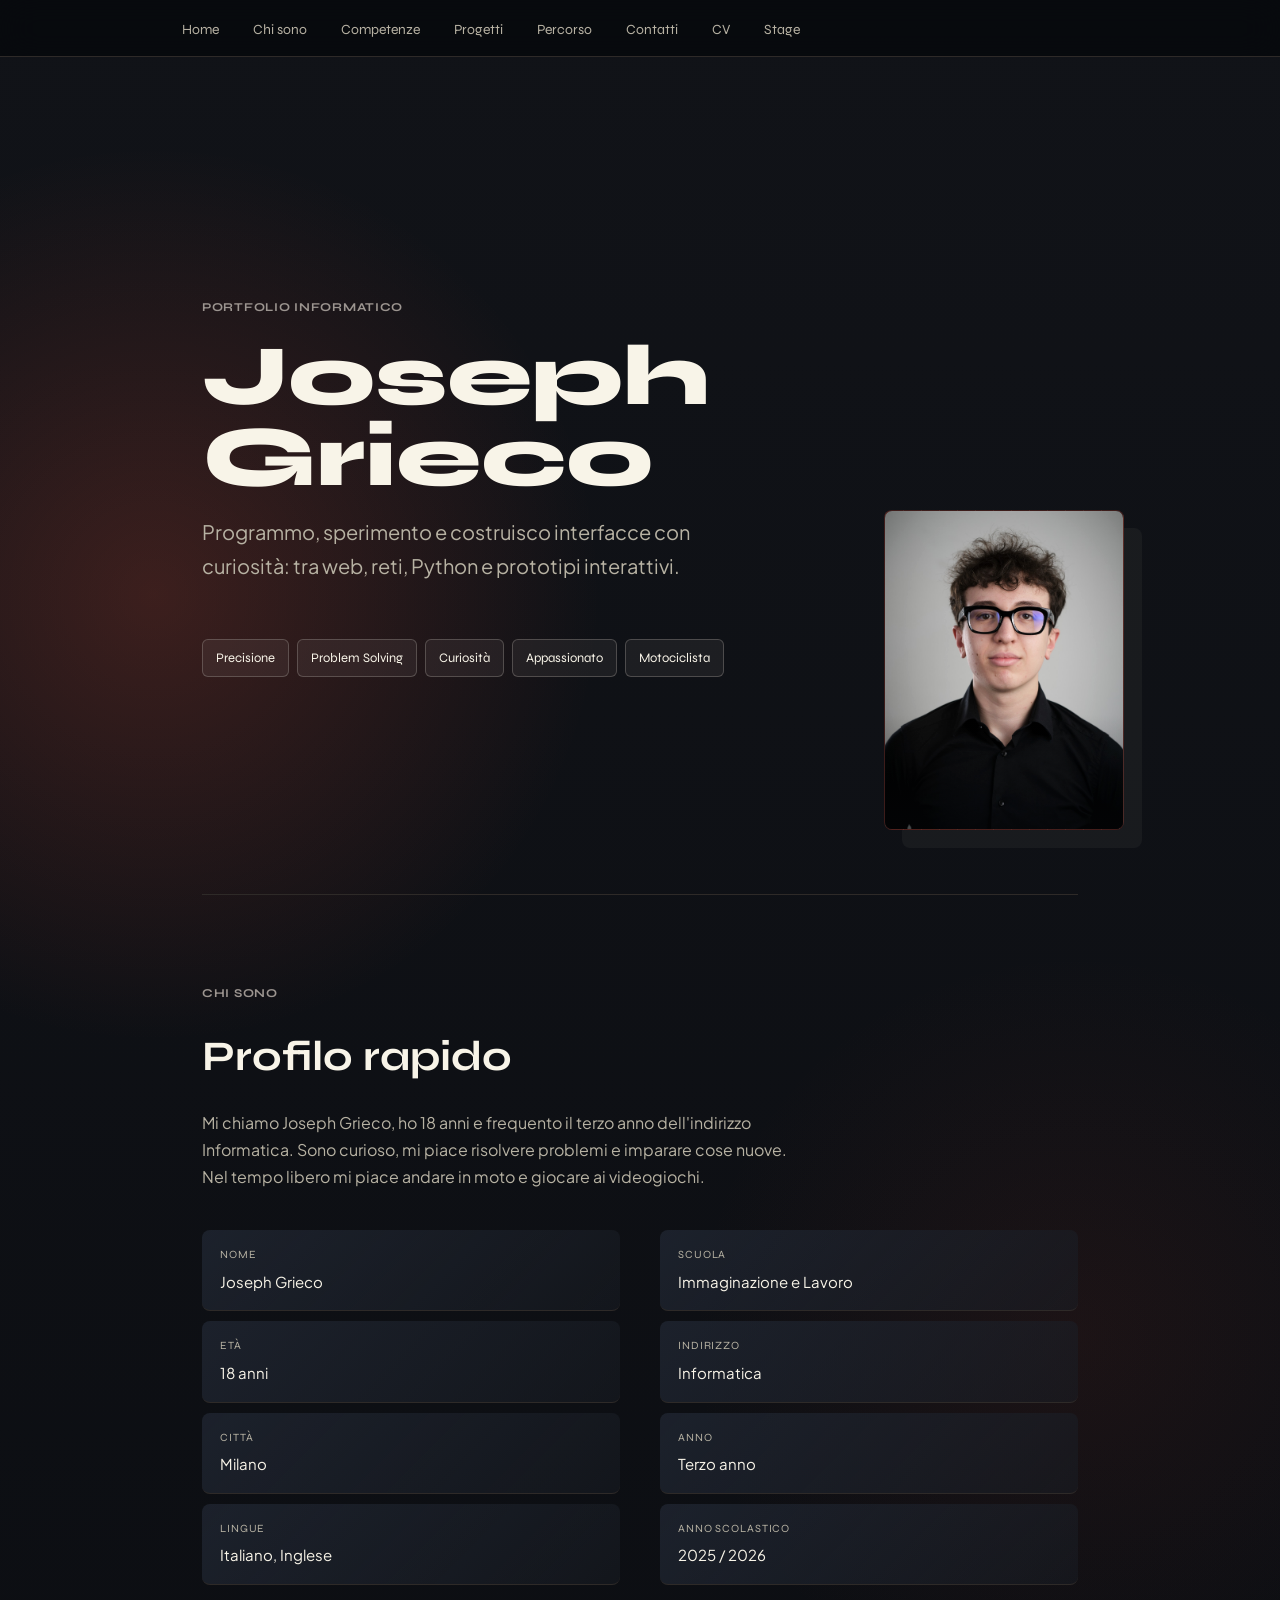
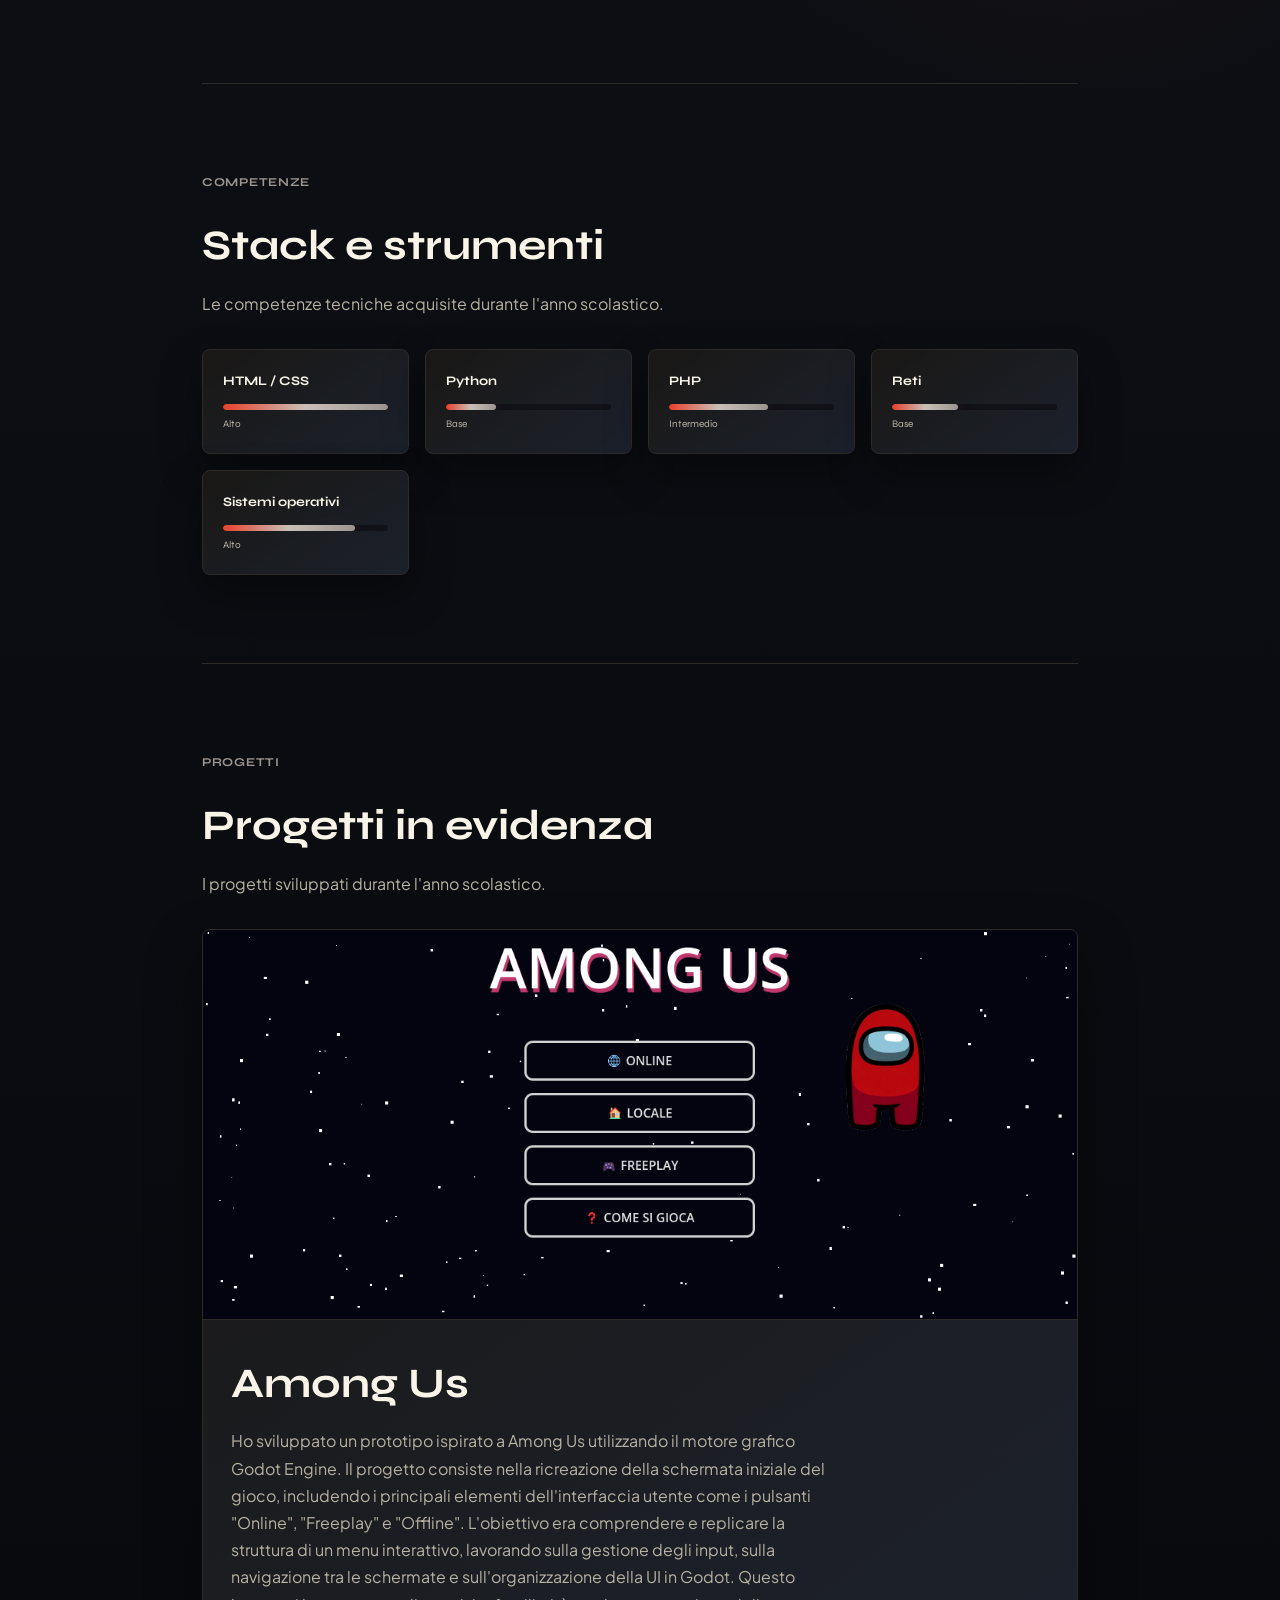
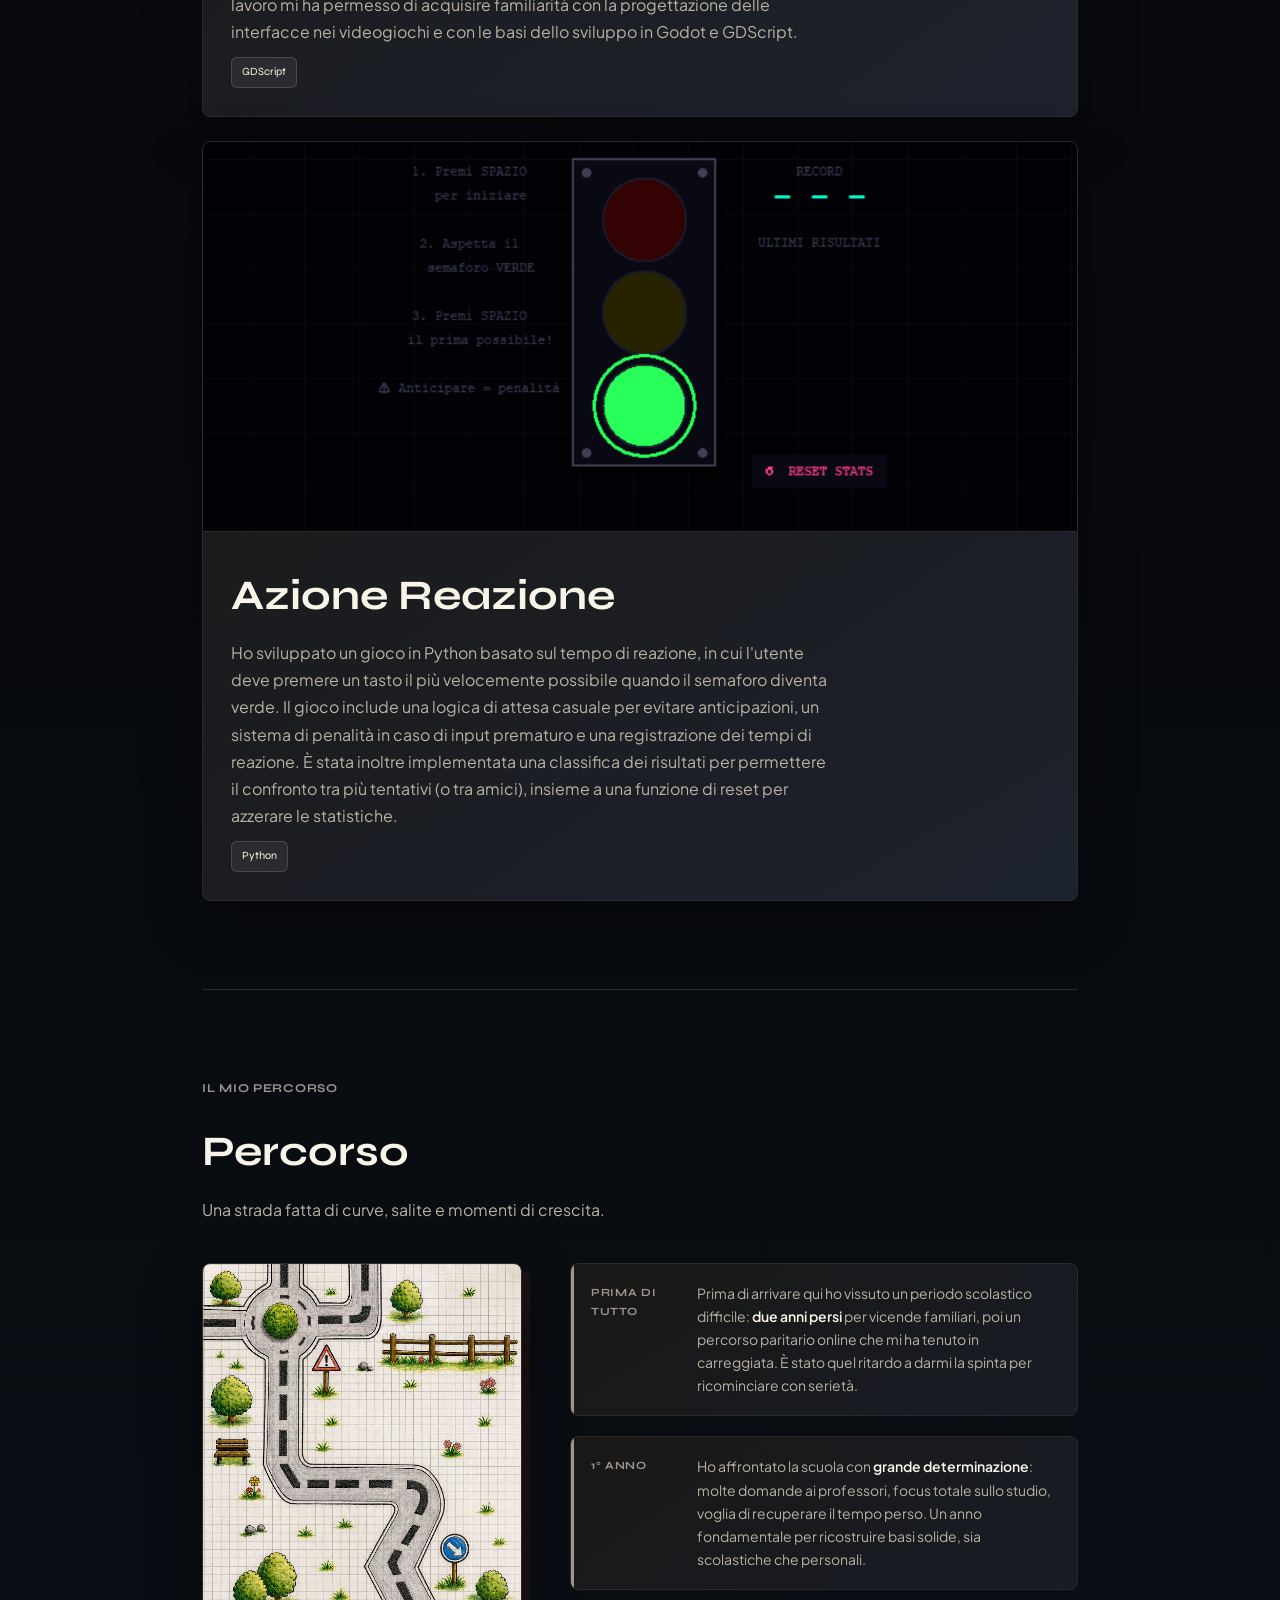
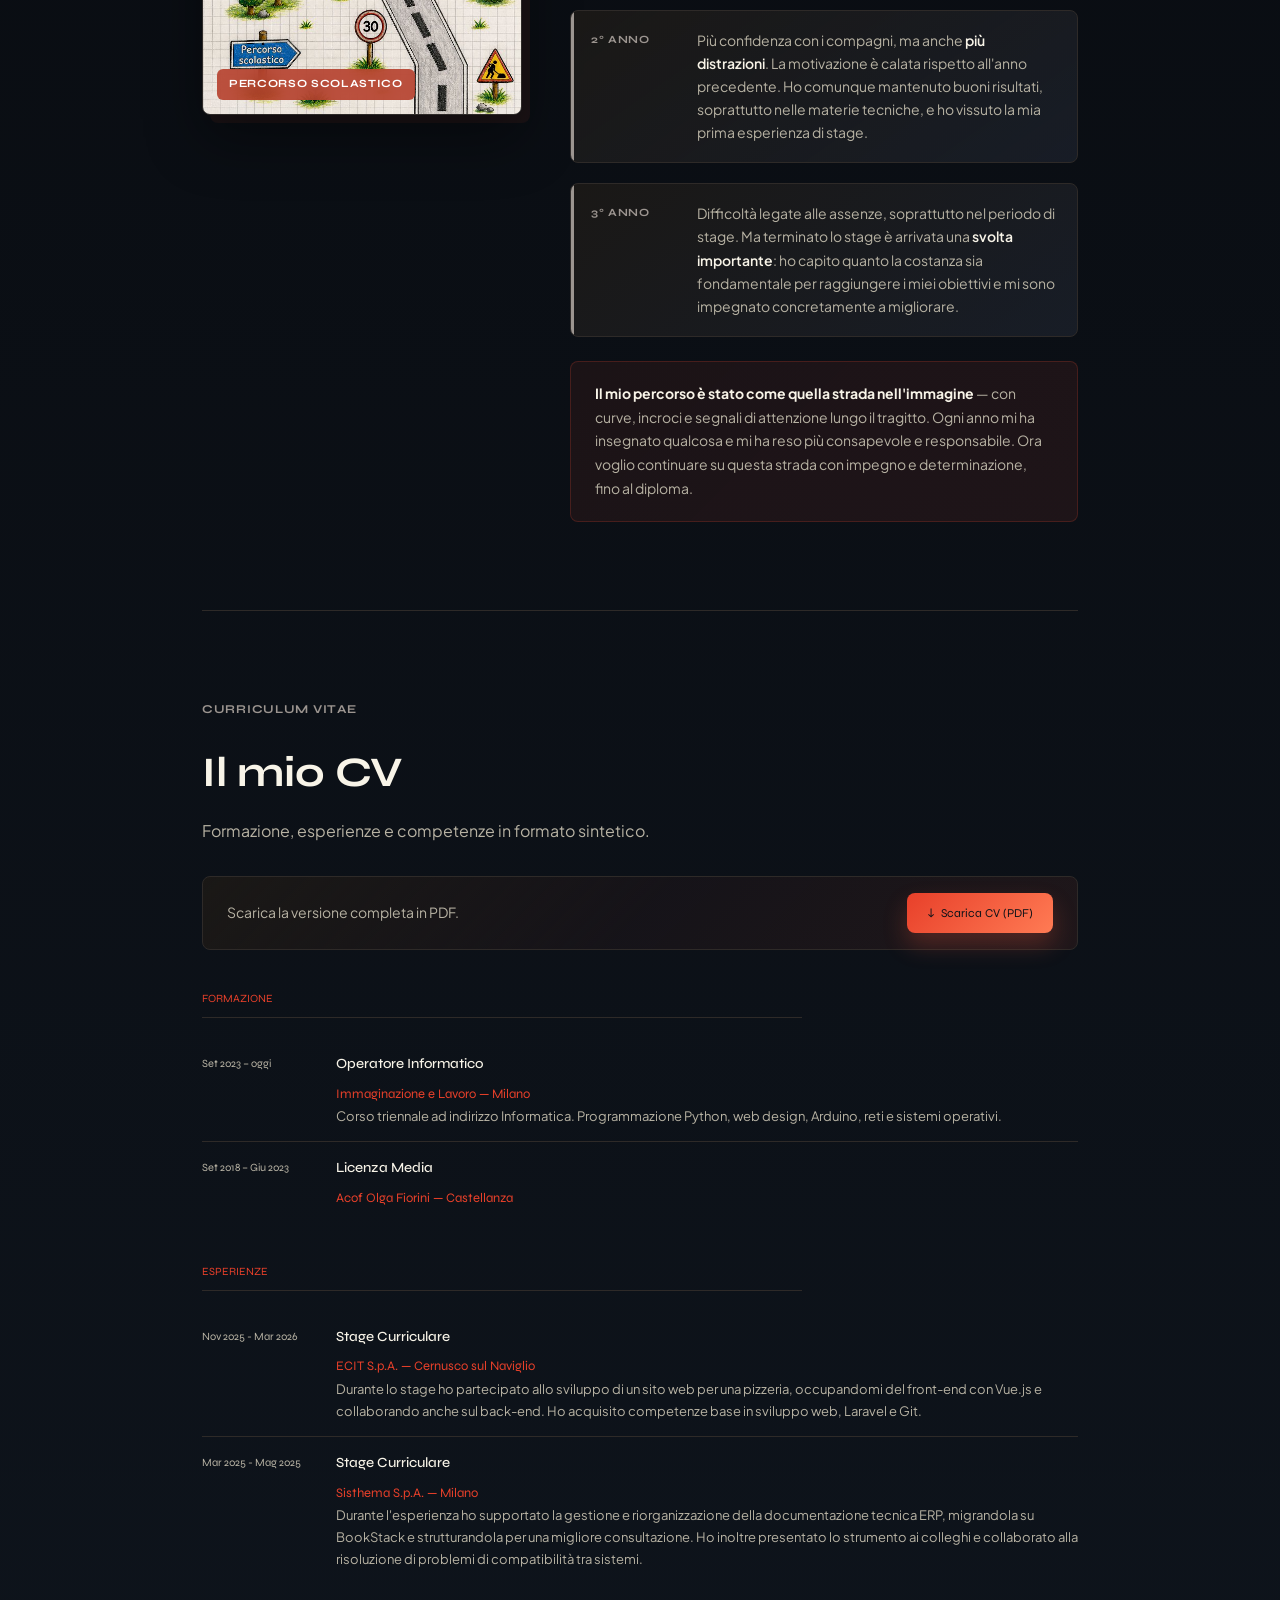
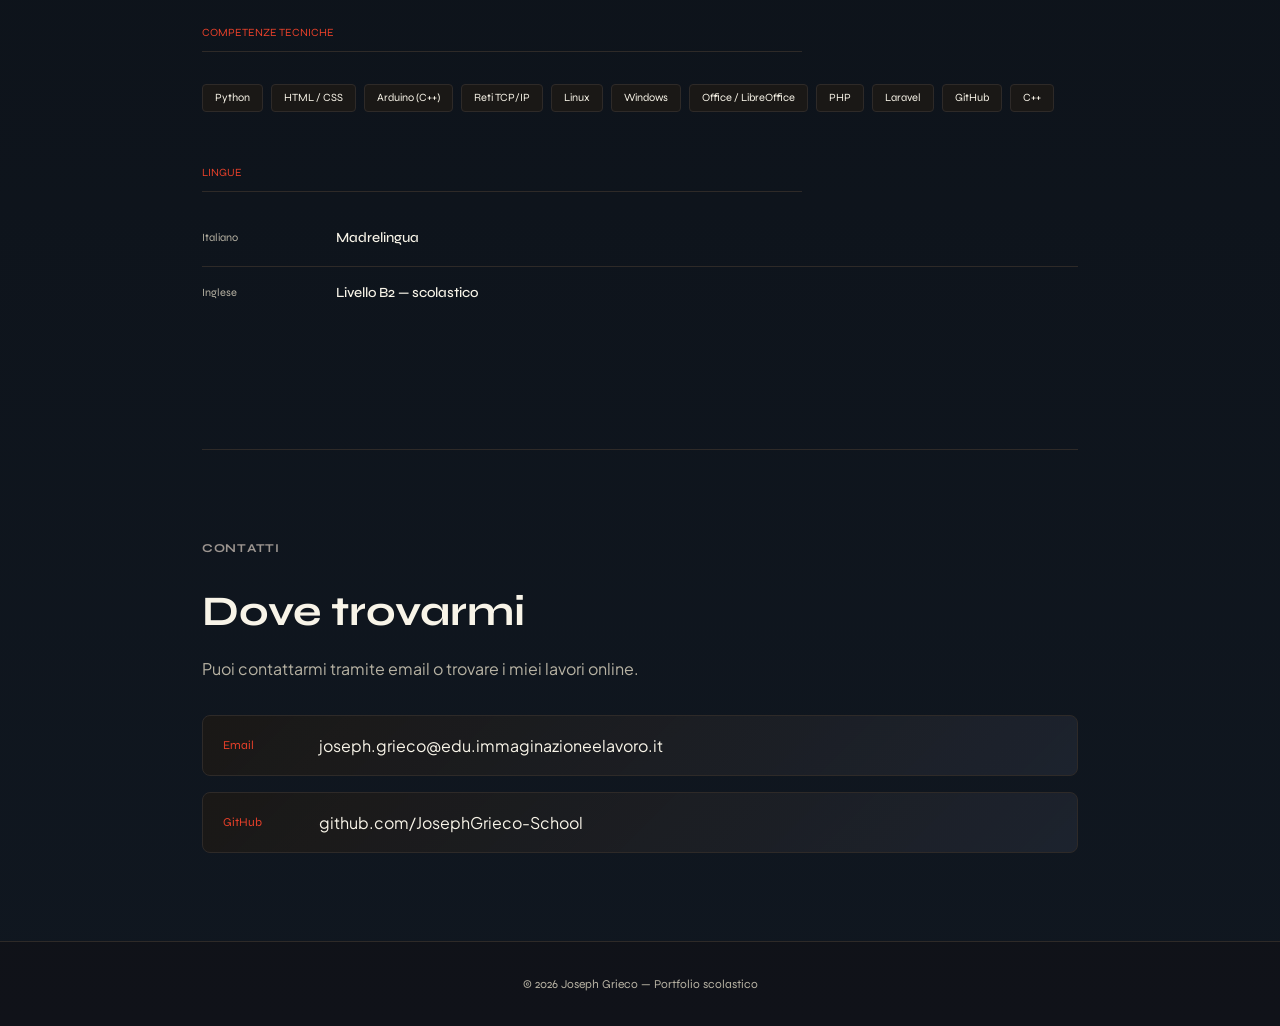
<file: index.html>
<!DOCTYPE html>
<html lang="it">
<head>
  <meta charset="UTF-8" />
  <meta name="viewport" content="width=device-width, initial-scale=1.0"/>

  <title>Joseph Grieco — Portfolio</title>

  <link rel="preconnect" href="https://fonts.googleapis.com">
  <link rel="preconnect" href="https://fonts.gstatic.com" crossorigin>
  <!-- Font aggiornati: Syne (titoli) + Plus Jakarta Sans (testo) -->
  <link href="https://fonts.googleapis.com/css2?family=Syne:wght@600;700;800&family=Plus+Jakarta+Sans:wght@400;500;600;700&display=swap" rel="stylesheet">
  <link rel="stylesheet" href="style.css">
</head>

<body>

  <!-- NAVIGAZIONE -->
  <nav>
    <ul>
      <li><a href="#hero">Home</a></li>
      <li><a href="#chi-sono">Chi sono</a></li>
      <li><a href="#competenze">Competenze</a></li>
      <li><a href="#progetti">Progetti</a></li>
      <li><a href="#percorso">Percorso</a></li>
      <li><a href="#contatti">Contatti</a></li>
      <li><a href="#cv">CV</a></li>
      <li><a href="./stage.html">Stage</a></li>
    </ul>
  </nav>

  <main>

    <!-- ==========================================
         HERO — presentazione iniziale
         ========================================== -->
    <section id="hero">
      <p class="etichetta">Portfolio informatico</p>

      <h1>Joseph Grieco</h1>

      <p class="sottotitolo">
        Programmo, sperimento e costruisco interfacce con curiosità: tra web,
        reti, Python e prototipi interattivi.
      </p>

      <div class="tag-list">
        <span class="tag">Precisione</span>
        <span class="tag">Problem Solving</span>
        <span class="tag">Curiosità</span>
        <span class="tag">Appassionato</span>
        <span class="tag">Motociclista</span>
      </div>

      <div class="hero-foto">
        <img src="./img/Joseph.jpeg" alt="Foto profilo di Joseph Grieco">
      </div>
    </section>

    <!-- ==========================================
         CHI SONO
         ========================================== -->
    <section id="chi-sono">
      <p class="etichetta">Chi sono</p>
      <h2>Profilo rapido</h2>

      <p style="margin-top: 16px;">
        Mi chiamo Joseph Grieco, ho 18 anni e frequento il terzo anno
        dell'indirizzo Informatica. Sono curioso,
        mi piace risolvere problemi e imparare cose nuove.
        Nel tempo libero mi piace andare in moto e giocare ai videogiochi.
      </p>

      <div class="griglia-2col" style="margin-top: 40px;">
        <div>
          <div class="info-riga">
            <span>Nome</span>
            <span>Joseph Grieco</span>
          </div>
          <div class="info-riga">
            <span>Età</span>
            <span>18 anni</span>
          </div>
          <div class="info-riga">
            <span>Città</span>
            <span>Milano</span>
          </div>
          <div class="info-riga">
            <span>Lingue</span>
            <span>Italiano, Inglese</span>
          </div>
        </div>
        <div>
          <div class="info-riga">
            <span>Scuola</span>
            <span>Immaginazione e Lavoro</span>
          </div>
          <div class="info-riga">
            <span>Indirizzo</span>
            <span>Informatica</span>
          </div>
          <div class="info-riga">
            <span>Anno</span>
            <span>Terzo anno</span>
          </div>
          <div class="info-riga">
            <span>Anno scolastico</span>
            <span>2025 / 2026</span>
          </div>
        </div>
      </div>
    </section>

    <!-- ==========================================
         COMPETENZE
         ========================================== -->
    <section id="competenze">
      <p class="etichetta">Competenze</p>
      <h2>Stack e strumenti</h2>
      <p style="margin-top: 8px;">
        Le competenze tecniche acquisite durante l'anno scolastico.
      </p>

      <div class="competenze-griglia">

        <div class="competenza-card">
          <h3>HTML / CSS</h3>
          <div class="barra-contenitore">
            <div class="barra" style="width: 100%"></div>
          </div>
          <p class="livello-label">Alto</p>
        </div>

        <div class="competenza-card">
          <h3>Python</h3>
          <div class="barra-contenitore">
            <div class="barra" style="width: 30%"></div>
          </div>
          <p class="livello-label">Base</p>
        </div>

        <div class="competenza-card">
          <h3>PHP</h3>
          <div class="barra-contenitore">
            <div class="barra" style="width: 60%"></div>
          </div>
          <p class="livello-label">Intermedio</p>
        </div>

        <div class="competenza-card">
          <h3>Reti</h3>
          <div class="barra-contenitore">
            <div class="barra" style="width: 40%"></div>
          </div>
          <p class="livello-label">Base</p>
        </div>

        <div class="competenza-card">
          <h3>Sistemi operativi</h3>
          <div class="barra-contenitore">
            <div class="barra" style="width: 80%"></div>
          </div>
          <p class="livello-label">Alto</p>
        </div>

      </div>
    </section>

    <!-- ==========================================
         PROGETTI
         ========================================== -->
    <section id="progetti">
      <p class="etichetta">Progetti</p>
      <h2>Progetti in evidenza</h2>
      <p style="margin-top: 8px;">
        I progetti sviluppati durante l'anno scolastico.
      </p>

      <div class="progetti-lista">

        <div class="progetto-card">
          <div class="progetto-immagine">
            <img src="./img/Among Us.png" alt="Among Us" style="width:100%;height:100%;object-fit:cover;">
          </div>
          <div class="progetto-corpo">
            <h2>Among Us</h2>
            <p style="margin-top: 8px;">
              Ho sviluppato un prototipo ispirato a Among Us utilizzando il motore grafico Godot Engine.
              Il progetto consiste nella ricreazione della schermata iniziale del gioco, includendo i principali elementi
              dell'interfaccia utente come i pulsanti "Online", "Freeplay" e "Offline".
              L'obiettivo era comprendere e replicare la struttura di un menu interattivo, lavorando sulla gestione
              degli input, sulla navigazione tra le schermate e sull'organizzazione della UI in Godot.
              Questo lavoro mi ha permesso di acquisire familiarità con la progettazione delle interfacce
              nei videogiochi e con le basi dello sviluppo in Godot e GDScript.
            </p>
            <div class="progetto-meta">
              <span class="badge">GDScript</span>
            </div>
          </div>
        </div>

        <div class="progetto-card">
          <div class="progetto-immagine">
            <img src="./img/Semaforo.png" alt="Semaforo" style="width:100%;height:100%;object-fit:cover;">
          </div>
          <div class="progetto-corpo">
            <h2>Azione Reazione</h2>
            <p style="margin-top: 8px;">
              Ho sviluppato un gioco in Python basato sul tempo di reazione, in cui l'utente deve premere
              un tasto il più velocemente possibile quando il semaforo diventa verde.
              Il gioco include una logica di attesa casuale per evitare anticipazioni, un sistema di penalità
              in caso di input prematuro e una registrazione dei tempi di reazione.
              È stata inoltre implementata una classifica dei risultati per permettere il confronto tra più
              tentativi (o tra amici), insieme a una funzione di reset per azzerare le statistiche.
            </p>
            <div class="progetto-meta">
              <span class="badge">Python</span>
            </div>
          </div>
        </div>

      </div>
    </section>

    <!-- ==========================================
         PERCORSO SCOLASTICO
         ========================================== -->
    <section id="percorso">
      <p class="etichetta">Il mio percorso</p>
      <h2>Percorso</h2>
      <p style="margin-top: 8px;">
        Una strada fatta di curve, salite e momenti di crescita.
      </p>

      <div class="percorso-wrapper">

        <!-- Immagine illustrativa -->
        <div class="percorso-immagine-contenitore">
          <!-- ✏️ salva l'immagine come ./img/percorso.png -->
          <img src="./img/percorso.png" alt="Illustrazione del percorso scolastico">
        </div>

        <!-- Descrizione per anni -->
        <div class="percorso-testo">

          <div class="percorso-anno">
            <span class="percorso-anno-label">Prima di tutto</span>
            <p class="percorso-anno-testo">
              Prima di arrivare qui ho vissuto un periodo scolastico difficile: 
              <strong>due anni persi</strong> per vicende familiari, poi un percorso paritario 
              online che mi ha tenuto in carreggiata. È stato quel ritardo a darmi 
              la spinta per ricominciare con serietà.
            </p>
          </div>

          <div class="percorso-anno">
            <span class="percorso-anno-label">1° anno</span>
            <p class="percorso-anno-testo">
              Ho affrontato la scuola con <strong>grande determinazione</strong>: molte domande 
              ai professori, focus totale sullo studio, voglia di recuperare il tempo perso. 
              Un anno fondamentale per ricostruire basi solide, sia scolastiche che personali.
            </p>
          </div>

          <div class="percorso-anno">
            <span class="percorso-anno-label">2° anno</span>
            <p class="percorso-anno-testo">
              Più confidenza con i compagni, ma anche <strong>più distrazioni</strong>. 
              La motivazione è calata rispetto all'anno precedente. Ho comunque mantenuto 
              buoni risultati, soprattutto nelle materie tecniche, e ho vissuto la 
              mia prima esperienza di stage.
            </p>
          </div>

          <div class="percorso-anno">
            <span class="percorso-anno-label">3° anno</span>
            <p class="percorso-anno-testo">
              Difficoltà legate alle assenze, soprattutto nel periodo di stage. 
              Ma terminato lo stage è arrivata una <strong>svolta importante</strong>: 
              ho capito quanto la costanza sia fondamentale per raggiungere i miei obiettivi 
              e mi sono impegnato concretamente a migliorare.
            </p>
          </div>

          <p class="percorso-conclusione">
            <strong>Il mio percorso è stato come quella strada nell'immagine</strong> — 
            con curve, incroci e segnali di attenzione lungo il tragitto. Ogni anno mi 
            ha insegnato qualcosa e mi ha reso più consapevole e responsabile. 
            Ora voglio continuare su questa strada con impegno e determinazione, 
            fino al diploma.
          </p>

        </div>
      </div>
    </section>

    <!-- ==========================================
         CV
         ========================================== -->
    <section id="cv">
      <p class="etichetta">Curriculum Vitae</p>
      <h2>Il mio CV</h2>
      <p style="margin-top: 8px;">
        Formazione, esperienze e competenze in formato sintetico.
      </p>

      <div class="cv-download-bar">
        <p>Scarica la versione completa in PDF.</p>
        <a href="./doc/JosephGriecoCV.pdf" download="JosephGrieco_CV.pdf" target="_blank" class="btn-scarica">
          ↓ &nbsp;Scarica CV (PDF)
        </a>
      </div>

      <!-- FORMAZIONE -->
      <div class="cv-blocco">
        <p class="cv-blocco-titolo">Formazione</p>

        <div class="cv-riga">
          <span class="cv-periodo">Set 2023 – oggi</span>
          <div class="cv-contenuto">
            <h3>Operatore Informatico</h3>
            <span class="cv-luogo">Immaginazione e Lavoro — Milano</span>
            <p>Corso triennale ad indirizzo Informatica. Programmazione Python,
               web design, Arduino, reti e sistemi operativi.</p>
          </div>
        </div>

        <div class="cv-riga">
          <span class="cv-periodo">Set 2018 – Giu 2023</span>
          <div class="cv-contenuto">
            <h3>Licenza Media</h3>
            <span class="cv-luogo">Acof Olga Fiorini — Castellanza</span>
          </div>
        </div>

      </div>

      <!-- ESPERIENZE -->
      <div class="cv-blocco">
        <p class="cv-blocco-titolo">Esperienze</p>

        <div class="cv-riga">
          <span class="cv-periodo">Nov 2025 - Mar 2026</span>
          <div class="cv-contenuto">
            <h3>Stage Curriculare</h3>
            <span class="cv-luogo">ECIT S.p.A. — Cernusco sul Naviglio</span>
            <p>Durante lo stage ho partecipato allo sviluppo di un sito web per una pizzeria, occupandomi del front-end con Vue.js e collaborando anche sul back-end. Ho acquisito competenze base in sviluppo web, Laravel e Git.</p>
          </div>
        </div>

        <div class="cv-riga">
          <span class="cv-periodo">Mar 2025 - Mag 2025</span>
          <div class="cv-contenuto">
            <h3>Stage Curriculare</h3>
            <span class="cv-luogo">Sisthema S.p.A. — Milano</span>
            <p>Durante l'esperienza ho supportato la gestione e riorganizzazione della documentazione tecnica ERP, migrandola su BookStack e strutturandola per una migliore consultazione. Ho inoltre presentato lo strumento ai colleghi e collaborato alla risoluzione di problemi di compatibilità tra sistemi.</p>
          </div>
        </div>

      </div>

      <!-- COMPETENZE TECNICHE -->
      <div class="cv-blocco">
        <p class="cv-blocco-titolo">Competenze tecniche</p>
        <div class="cv-skill-lista">
          <span class="cv-skill">Python</span>
          <span class="cv-skill">HTML / CSS</span>
          <span class="cv-skill">Arduino (C++)</span>
          <span class="cv-skill">Reti TCP/IP</span>
          <span class="cv-skill">Linux</span>
          <span class="cv-skill">Windows</span>
          <span class="cv-skill">Office / LibreOffice</span>
          <span class="cv-skill">PHP</span>
          <span class="cv-skill">Laravel</span>
          <span class="cv-skill">GitHub</span>
          <span class="cv-skill">C++</span>
        </div>
      </div>

      <!-- LINGUE -->
      <div class="cv-blocco">
        <p class="cv-blocco-titolo">Lingue</p>

        <div class="cv-riga">
          <span class="cv-periodo">Italiano</span>
          <div class="cv-contenuto">
            <h3>Madrelingua</h3>
          </div>
        </div>

        <div class="cv-riga">
          <span class="cv-periodo">Inglese</span>
          <div class="cv-contenuto">
            <h3>Livello B2 — scolastico</h3>
          </div>
        </div>
      </div>

    </section>

    <!-- ==========================================
         CONTATTI
         ========================================== -->
    <section id="contatti">
      <p class="etichetta">Contatti</p>
      <h2>Dove trovarmi</h2>
      <p style="margin-top: 8px;">
        Puoi contattarmi tramite email o trovare i miei lavori online.
      </p>

      <div class="contatti-lista">

        <a href="mailto:joseph.grieco@edu.immaginazioneelavoro.it" class="contatto-riga">
          <span class="contatto-icona">Email</span>
          <span>joseph.grieco@edu.immaginazioneelavoro.it</span>
        </a>

        <a href="https://github.com/JosephGrieco-School" class="contatto-riga" target="_blank">
          <span class="contatto-icona">GitHub</span>
          <span>github.com/JosephGrieco-School</span>
        </a>

      </div>
    </section>

  </main>

  <footer>
    © 2026 Joseph Grieco — Portfolio scolastico
  </footer>

</body>
</html>
</file>
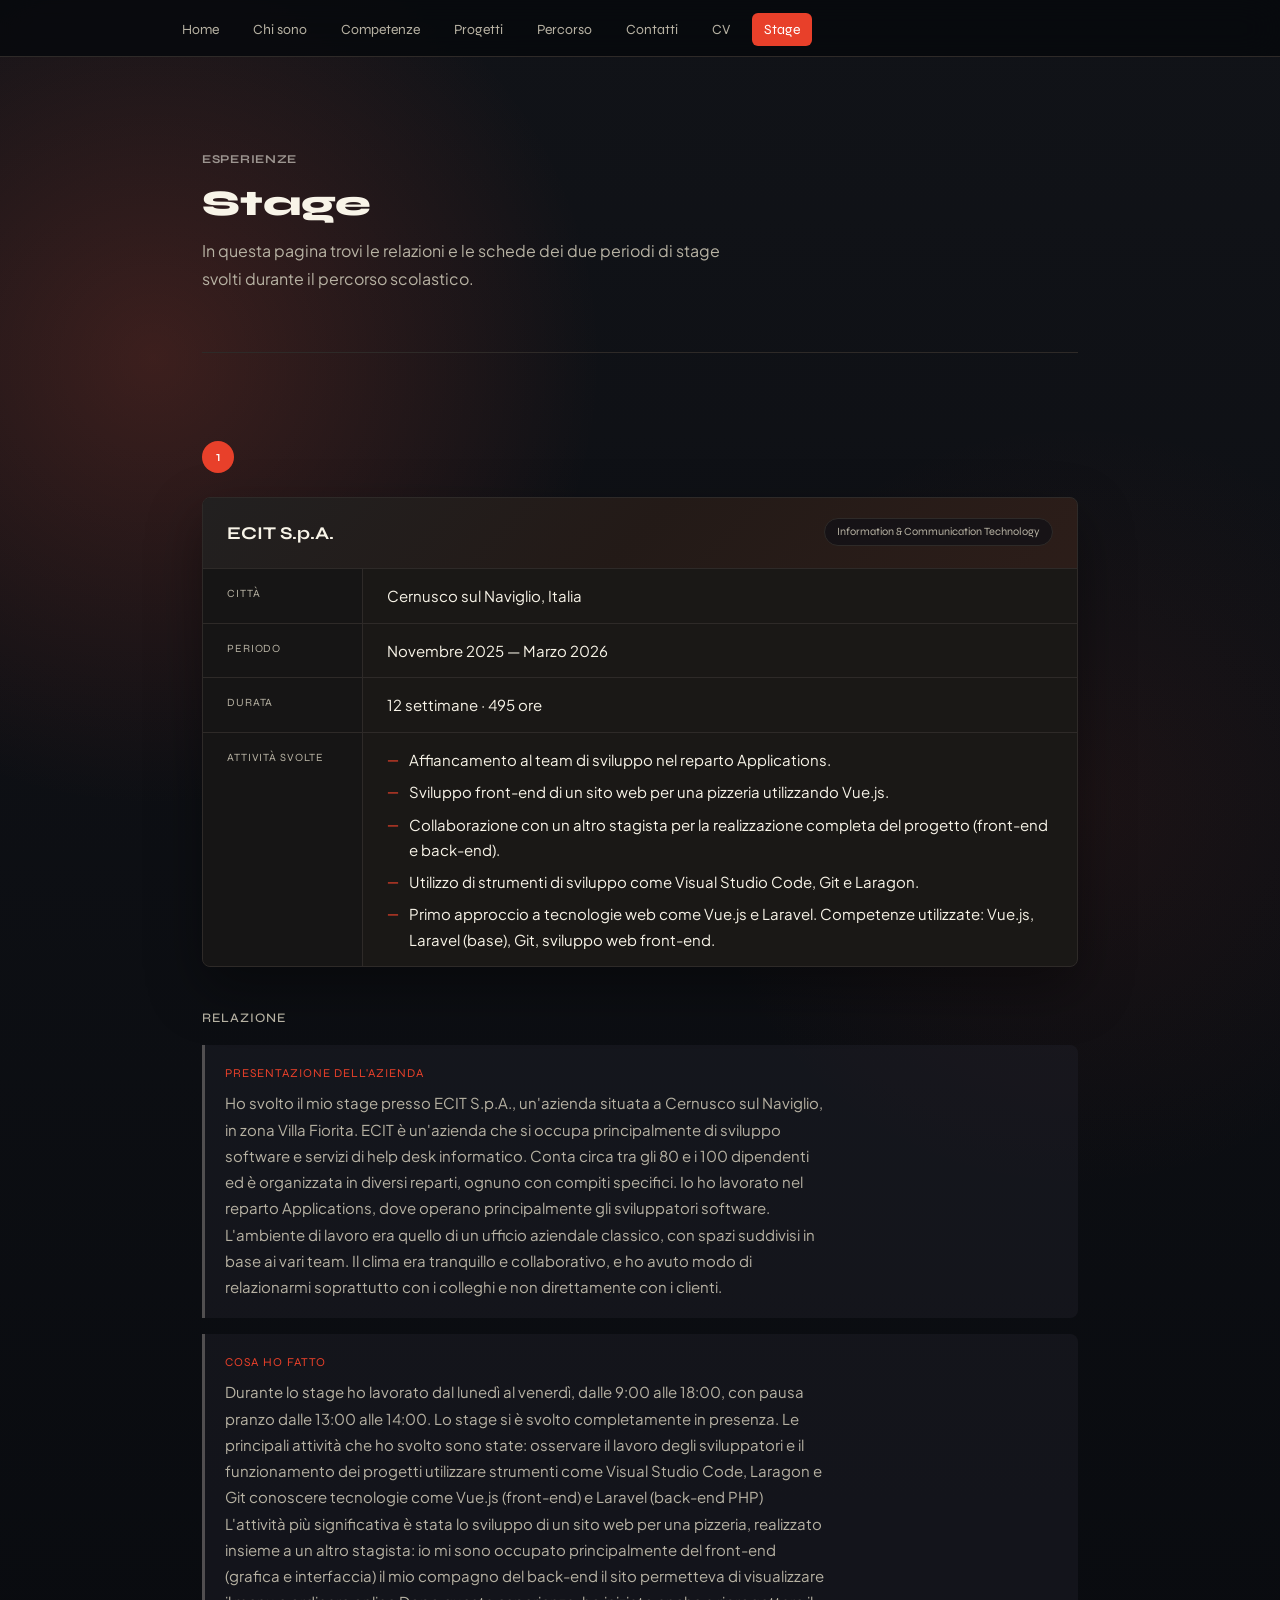
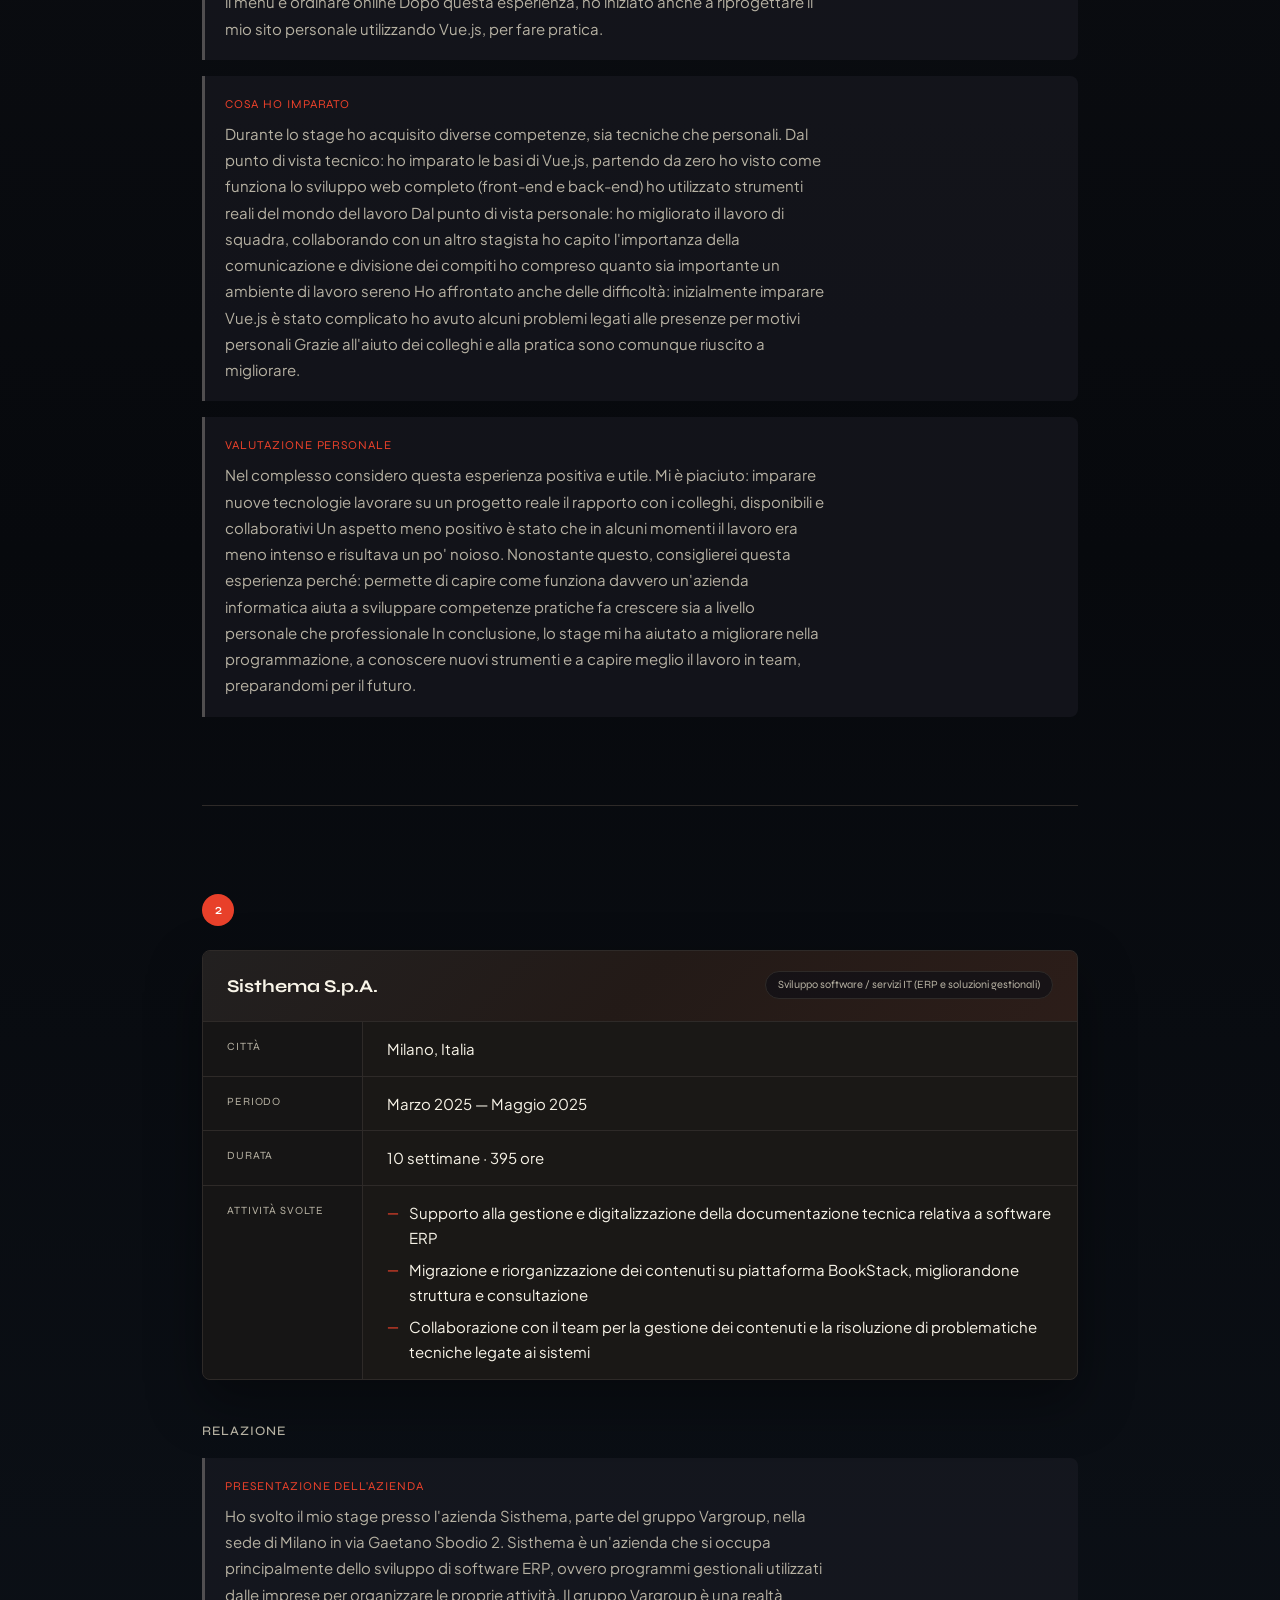
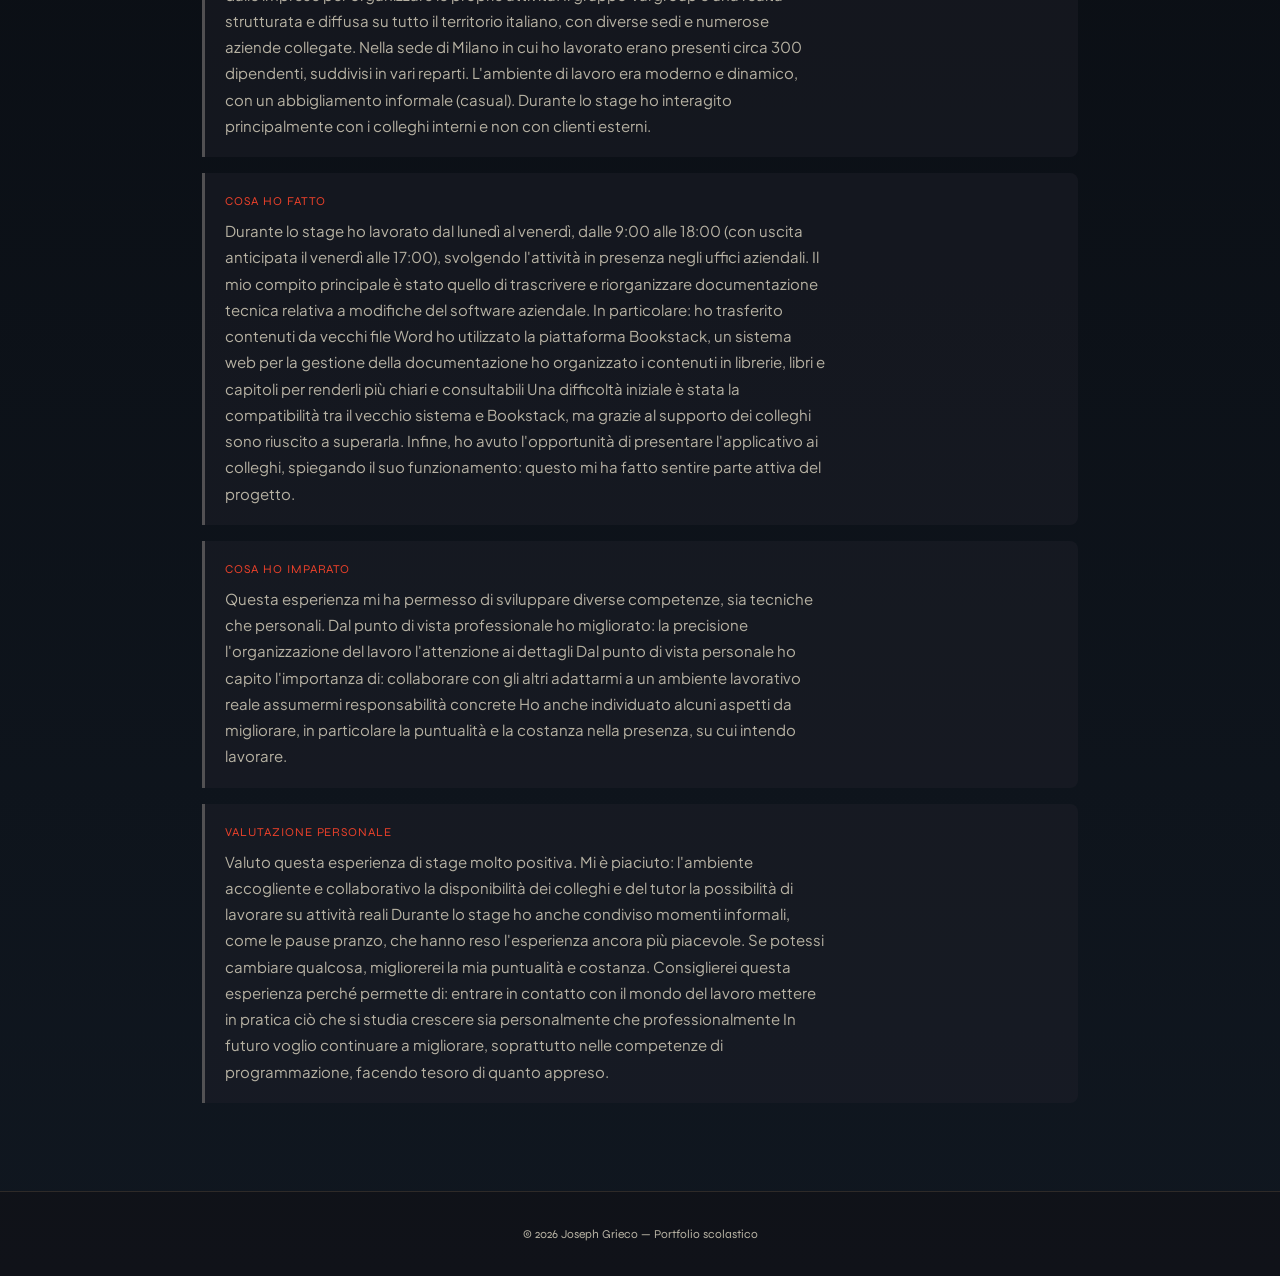
<file: stage.html>
<!DOCTYPE html>
<html lang="it">
<head>
  <meta charset="UTF-8" />
  <meta name="viewport" content="width=device-width, initial-scale=1.0"/>

  <title>Joseph Grieco — Stage</title>

  <link rel="preconnect" href="https://fonts.googleapis.com">
  <link rel="preconnect" href="https://fonts.gstatic.com" crossorigin>
  <!-- Font aggiornati: Syne (titoli) + Plus Jakarta Sans (testo) -->
  <link href="https://fonts.googleapis.com/css2?family=Syne:wght@600;700;800&family=Plus+Jakarta+Sans:wght@400;500;600;700&display=swap" rel="stylesheet">
  <link rel="stylesheet" href="style.css">
</head>

<body class="pagina-stage">

  <!-- NAVIGAZIONE -->
  <nav>
    <ul>
      <li><a href="./index.html">Home</a></li>
      <li><a href="index.html#chi-sono">Chi sono</a></li>
      <li><a href="./index.html#competenze">Competenze</a></li>
      <li><a href="./index.html#progetti">Progetti</a></li>
      <li><a href="./index.html#percorso">Percorso</a></li>
      <li><a href="./index.html#contatti">Contatti</a></li>
      <li><a href="./index.html#cv">CV</a></li>
      <li><a href="./stage.html" class="attivo">Stage</a></li>
    </ul>
  </nav>

  <main>

    <!-- INTESTAZIONE -->
    <section id="intro">
      <p class="etichetta">Esperienze</p>
      <h1>Stage</h1>
      <p>
        In questa pagina trovi le relazioni e le schede dei due periodi
        di stage svolti durante il percorso scolastico.
      </p>
    </section>


    <!-- ==========================================
         STAGE 1
         ========================================== -->
    <section id="stage-1">

      <div class="numero-stage">1</div>

      <!-- SCHEDA AZIENDA -->
      <div class="scheda-azienda">

        <div class="scheda-header">
          <h2>ECIT S.p.A.</h2>
          <span class="settore-badge">Information & Communication Technology</span>
        </div>

        <div class="scheda-corpo">

          <div class="scheda-riga">
            <span class="scheda-label">Città</span>
            <span class="scheda-valore">Cernusco sul Naviglio, Italia</span>
          </div>

          <div class="scheda-riga">
            <span class="scheda-label">Periodo</span>
            <span class="scheda-valore">Novembre 2025 — Marzo 2026</span>
          </div>

          <div class="scheda-riga">
            <span class="scheda-label">Durata</span>
            <span class="scheda-valore">12 settimane · 495 ore</span>
          </div>

          <div class="scheda-riga">
            <span class="scheda-label">Attività svolte</span>
            <ul class="attivita-lista">
              <li>Affiancamento al team di sviluppo nel reparto Applications.</li>
              <li>Sviluppo front-end di un sito web per una pizzeria utilizzando Vue.js.</li>
              <li>Collaborazione con un altro stagista per la realizzazione completa del progetto (front-end e back-end).</li>
              <li>Utilizzo di strumenti di sviluppo come Visual Studio Code, Git e Laragon.</li>
              <li>Primo approccio a tecnologie web come Vue.js e Laravel. Competenze utilizzate: Vue.js, Laravel (base), Git, sviluppo web front-end.</li>
            </ul>
          </div>

        </div>
      </div>

      <!-- RELAZIONE -->
      <div class="relazione-contenitore">
        <h3>Relazione</h3>

        <div class="relazione-testo">

          <div class="relazione-paragrafo">
            <p class="para-titolo">Presentazione dell'azienda</p>
            <p>
              Ho svolto il mio stage presso ECIT S.p.A., un'azienda situata a Cernusco sul Naviglio, in zona Villa Fiorita.

ECIT è un'azienda che si occupa principalmente di sviluppo software e servizi di help desk informatico. Conta circa tra gli 80 e i 100 dipendenti ed è organizzata in diversi reparti, ognuno con compiti specifici.

Io ho lavorato nel reparto Applications, dove operano principalmente gli sviluppatori software. L'ambiente di lavoro era quello di un ufficio aziendale classico, con spazi suddivisi in base ai vari team. Il clima era tranquillo e collaborativo, e ho avuto modo di relazionarmi soprattutto con i colleghi e non direttamente con i clienti.
            </p>
          </div>

          <div class="relazione-paragrafo">
            <p class="para-titolo">Cosa ho fatto</p>
            <p>
              Durante lo stage ho lavorato dal lunedì al venerdì, dalle 9:00 alle 18:00, con pausa pranzo dalle 13:00 alle 14:00. Lo stage si è svolto completamente in presenza.

Le principali attività che ho svolto sono state:

osservare il lavoro degli sviluppatori e il funzionamento dei progetti
utilizzare strumenti come Visual Studio Code, Laragon e Git
conoscere tecnologie come Vue.js (front-end) e Laravel (back-end PHP)

L'attività più significativa è stata lo sviluppo di un sito web per una pizzeria, realizzato insieme a un altro stagista:

io mi sono occupato principalmente del front-end (grafica e interfaccia)
il mio compagno del back-end
il sito permetteva di visualizzare il menu e ordinare online

Dopo questa esperienza, ho iniziato anche a riprogettare il mio sito personale utilizzando Vue.js, per fare pratica.
            </p>
          </div>

          <div class="relazione-paragrafo">
            <p class="para-titolo">Cosa ho imparato</p>
            <p>
              Durante lo stage ho acquisito diverse competenze, sia tecniche che personali.

Dal punto di vista tecnico:

ho imparato le basi di Vue.js, partendo da zero
ho visto come funziona lo sviluppo web completo (front-end e back-end)
ho utilizzato strumenti reali del mondo del lavoro

Dal punto di vista personale:

ho migliorato il lavoro di squadra, collaborando con un altro stagista
ho capito l'importanza della comunicazione e divisione dei compiti
ho compreso quanto sia importante un ambiente di lavoro sereno

Ho affrontato anche delle difficoltà:

inizialmente imparare Vue.js è stato complicato
ho avuto alcuni problemi legati alle presenze per motivi personali

Grazie all'aiuto dei colleghi e alla pratica sono comunque riuscito a migliorare.
            </p>
          </div>

          <div class="relazione-paragrafo">
            <p class="para-titolo">Valutazione personale</p>
            <p>
              Nel complesso considero questa esperienza positiva e utile.

Mi è piaciuto:

imparare nuove tecnologie
lavorare su un progetto reale
il rapporto con i colleghi, disponibili e collaborativi

Un aspetto meno positivo è stato che in alcuni momenti il lavoro era meno intenso e risultava un po' noioso.

Nonostante questo, consiglierei questa esperienza perché:

permette di capire come funziona davvero un'azienda informatica
aiuta a sviluppare competenze pratiche
fa crescere sia a livello personale che professionale

In conclusione, lo stage mi ha aiutato a migliorare nella programmazione, a conoscere nuovi strumenti e a capire meglio il lavoro in team, preparandomi per il futuro.
            </p>
          </div>

        </div>
      </div>

    </section>


    <!-- ==========================================
         STAGE 2
         ========================================== -->
    <section id="stage-2">

      <div class="numero-stage">2</div>

      <!-- SCHEDA AZIENDA -->
      <div class="scheda-azienda">

        <div class="scheda-header">
          <h2>Sisthema S.p.A.</h2>
          <span class="settore-badge">Sviluppo software / servizi IT (ERP e soluzioni gestionali)</span>
        </div>

        <div class="scheda-corpo">

          <div class="scheda-riga">
            <span class="scheda-label">Città</span>
            <span class="scheda-valore">Milano, Italia</span>
          </div>

          <div class="scheda-riga">
            <span class="scheda-label">Periodo</span>
            <span class="scheda-valore">Marzo 2025 — Maggio 2025</span>
          </div>

          <div class="scheda-riga">
            <span class="scheda-label">Durata</span>
            <span class="scheda-valore">10 settimane · 395 ore</span>
          </div>

          <div class="scheda-riga">
            <span class="scheda-label">Attività svolte</span>
            <ul class="attivita-lista">
              <li>Supporto alla gestione e digitalizzazione della documentazione tecnica relativa a software ERP</li>
              <li>Migrazione e riorganizzazione dei contenuti su piattaforma BookStack, migliorandone struttura e consultazione</li>
              <li>Collaborazione con il team per la gestione dei contenuti e la risoluzione di problematiche tecniche legate ai sistemi</li>
            </ul>
          </div>

        </div>
      </div>

      <!-- RELAZIONE -->
      <div class="relazione-contenitore">
        <h3>Relazione</h3>

        <div class="relazione-testo">

          <div class="relazione-paragrafo">
            <p class="para-titolo">Presentazione dell'azienda</p>
            <p>
              Ho svolto il mio stage presso l'azienda Sisthema, parte del gruppo Vargroup, nella sede di Milano in via Gaetano Sbodio 2.

Sisthema è un'azienda che si occupa principalmente dello sviluppo di software ERP, ovvero programmi gestionali utilizzati dalle imprese per organizzare le proprie attività. Il gruppo Vargroup è una realtà strutturata e diffusa su tutto il territorio italiano, con diverse sedi e numerose aziende collegate.

Nella sede di Milano in cui ho lavorato erano presenti circa 300 dipendenti, suddivisi in vari reparti. L'ambiente di lavoro era moderno e dinamico, con un abbigliamento informale (casual). Durante lo stage ho interagito principalmente con i colleghi interni e non con clienti esterni.
            </p>
          </div>

          <div class="relazione-paragrafo">
            <p class="para-titolo">Cosa ho fatto</p>
            <p>
              Durante lo stage ho lavorato dal lunedì al venerdì, dalle 9:00 alle 18:00 (con uscita anticipata il venerdì alle 17:00), svolgendo l'attività in presenza negli uffici aziendali.

Il mio compito principale è stato quello di trascrivere e riorganizzare documentazione tecnica relativa a modifiche del software aziendale. In particolare:

ho trasferito contenuti da vecchi file Word
ho utilizzato la piattaforma Bookstack, un sistema web per la gestione della documentazione
ho organizzato i contenuti in librerie, libri e capitoli per renderli più chiari e consultabili

Una difficoltà iniziale è stata la compatibilità tra il vecchio sistema e Bookstack, ma grazie al supporto dei colleghi sono riuscito a superarla.

Infine, ho avuto l'opportunità di presentare l'applicativo ai colleghi, spiegando il suo funzionamento: questo mi ha fatto sentire parte attiva del progetto.
            </p>
          </div>

          <div class="relazione-paragrafo">
            <p class="para-titolo">Cosa ho imparato</p>
            <p>
              Questa esperienza mi ha permesso di sviluppare diverse competenze, sia tecniche che personali.

Dal punto di vista professionale ho migliorato:

la precisione
l'organizzazione del lavoro
l'attenzione ai dettagli

Dal punto di vista personale ho capito l'importanza di:

collaborare con gli altri
adattarmi a un ambiente lavorativo reale
assumermi responsabilità concrete

Ho anche individuato alcuni aspetti da migliorare, in particolare la puntualità e la costanza nella presenza, su cui intendo lavorare.
            </p>
          </div>

          <div class="relazione-paragrafo">
            <p class="para-titolo">Valutazione personale</p>
            <p>
              Valuto questa esperienza di stage molto positiva.

Mi è piaciuto:

l'ambiente accogliente e collaborativo
la disponibilità dei colleghi e del tutor
la possibilità di lavorare su attività reali

Durante lo stage ho anche condiviso momenti informali, come le pause pranzo, che hanno reso l'esperienza ancora più piacevole.

Se potessi cambiare qualcosa, migliorerei la mia puntualità e costanza.

Consiglierei questa esperienza perché permette di:

entrare in contatto con il mondo del lavoro
mettere in pratica ciò che si studia
crescere sia personalmente che professionalmente

In futuro voglio continuare a migliorare, soprattutto nelle competenze di programmazione, facendo tesoro di quanto appreso.
            </p>
          </div>

        </div>
      </div>

    </section>

  </main>

  <footer>
    © 2026 Joseph Grieco — Portfolio scolastico
  </footer>

</body>
</html>
</file>
<file: style.css>
/* =============================================
   VARIABILI — modifica qui i colori del sito
   Cambiarle qui le cambia su TUTTE le pagine
   ============================================= */
:root {
  --colore-sfondo:     #111318;
  --colore-sfondo-2:   #07090d;
  --colore-testo:      #f8f4e8;
  --colore-testo-muto: #b7b2a3;
  --colore-accento:    #e8402a;   /* rosso principale */
  --colore-accento-2:  #9c9590;   /* grigio caldo — etichette, hover */
  --colore-accento-3:  #c8c0b8;   /* grigio chiaro — badge, dettagli */
  --colore-bordo:      #2e2a28;
  --colore-card:       #1a1816;
  --colore-card-2:     #222020;
  --colore-ombra:      rgba(0, 0, 0, 0.38);

  --font-titoli: 'Syne', sans-serif;
  --font-testo:  'Plus Jakarta Sans', sans-serif;

  --larghezza-max: 940px;
  --raggio:        8px;
}

/* =============================================
   RESET E BASE
   ============================================= */
*, *::before, *::after {
  box-sizing: border-box;
  margin: 0;
  padding: 0;
}

html {
  scroll-behavior: smooth;
}

body {
  background:
    radial-gradient(circle at 12% 8%, rgba(255, 90, 61, 0.19), transparent 28rem),
    radial-gradient(circle at 84% 18%, rgba(180, 60, 40, 0.09), transparent 24rem),
    linear-gradient(180deg, var(--colore-sfondo), var(--colore-sfondo-2) 48%, #101720);
  color: var(--colore-testo);
  font-family: var(--font-testo);
  font-size: 16px;
  line-height: 1.7;
  min-height: 100vh;
}

/* =============================================
   NAVIGAZIONE
   ============================================= */
nav {
  position: sticky;
  top: 0;
  background: rgba(7, 9, 13, 0.84);
  backdrop-filter: blur(18px);
  border-bottom: 1px solid var(--colore-bordo);
  z-index: 100;
  padding: 0 32px;
}

nav ul {
  list-style: none;
  display: flex;
  gap: 10px;
  max-width: var(--larghezza-max);
  margin: 0 auto;
  padding: 14px 0;
  overflow-x: auto;
  scrollbar-width: none;
}

nav ul::-webkit-scrollbar {
  display: none;
}

nav a {
  text-decoration: none;
  color: var(--colore-testo-muto);
  font-size: 14px;
  font-family: var(--font-titoli);
  letter-spacing: 0;
  padding: 8px 12px;
  border-radius: 6px;
  transition: color 0.2s, background 0.2s;
  white-space: nowrap;
}

nav a:hover,
nav a.attivo {
  color: #fff;
  background: var(--colore-accento);
}

/* =============================================
   LAYOUT PRINCIPALE
   ============================================= */
main {
  max-width: var(--larghezza-max);
  margin: 0 auto;
  padding: 0 32px;
}

section {
  padding: 88px 0;
  border-bottom: 1px solid var(--colore-bordo);
}

section:last-child {
  border-bottom: none;
}

/* =============================================
   TIPOGRAFIA
   ============================================= */
.etichetta {
  font-family: var(--font-titoli);
  font-size: 12px;
  letter-spacing: 0.06em;
  text-transform: uppercase;
  color: var(--colore-accento-2);
  margin-bottom: 18px;
  font-weight: 700;
}

h1 {
  font-family: var(--font-titoli);
  font-size: clamp(42px, 9vw, 86px);
  font-weight: 800;
  line-height: 0.95;
  margin-bottom: 16px;
  color: var(--colore-testo);
}

/* h1 nella pagina stage è leggermente più piccolo */
.pagina-stage h1 {
  font-size: clamp(24px, 4vw, 36px);
}

h2 {
  font-family: var(--font-titoli);
  font-size: clamp(27px, 4vw, 42px);
  font-weight: 700;
  margin-bottom: 8px;
  color: var(--colore-testo);
}

h3 {
  font-family: var(--font-titoli);
  font-size: 15px;
  font-weight: 700;
  margin-bottom: 6px;
}

p {
  color: var(--colore-testo-muto);
  max-width: 600px;
}

a {
  color: var(--colore-accento);
}

/* =============================================
   SEZIONE HERO (intestazione — solo index)
   ============================================= */
#hero {
  min-height: calc(100vh - 62px);
  padding: 96px 0 72px;
  display: flex;
  flex-direction: column;
  justify-content: center;
  position: relative;
  z-index: 0;
}

#hero > :not(.hero-foto) {
  position: relative;
  z-index: 1;
}

.hero-foto {
  position: absolute;
  right: -46px;
  bottom: 64px;
  width: min(30vw, 240px);
  aspect-ratio: 3 / 4;
  border: 1px solid rgba(180, 60, 40, 0.28);
  border-radius: 8px;
  background:
    linear-gradient(135deg, rgba(255, 90, 61, 0.12), transparent 54%),
    repeating-linear-gradient(90deg, rgba(248, 244, 232, 0.08) 0 1px, transparent 1px 18px);
  box-shadow: 18px 18px 0 rgba(155, 149, 144, 0.07);
  overflow: hidden;
  z-index: 0;
}

.hero-foto::after {
  content: '';
  position: absolute;
  inset: 0;
  background: linear-gradient(180deg, transparent 64%, rgba(7, 9, 13, 0.36));
  pointer-events: none;
}

.hero-foto img {
  width: 100%;
  height: 100%;
  display: block;
  object-fit: cover;
  object-position: center 18%;
  filter: saturate(0.92) contrast(1.05);
}

#hero .sottotitolo {
  font-size: 20px;
  color: var(--colore-testo-muto);
  margin-bottom: 32px;
  max-width: 520px;
}

.tag-list {
  display: flex;
  flex-wrap: wrap;
  gap: 8px;
  margin-top: 24px;
}

.tag {
  font-family: var(--font-titoli);
  font-size: 13px;
  padding: 7px 13px;
  border: 1px solid rgba(155, 149, 144, 0.38);
  border-radius: 6px;
  color: var(--colore-testo);
  background: rgba(155, 149, 144, 0.10);
}

/* =============================================
   SEZIONE CHI SONO — griglia 2 colonne
   ============================================= */
.griglia-2col {
  display: grid;
  grid-template-columns: 1fr 1fr;
  gap: 40px;
  margin-top: 32px;
}

.info-riga {
  display: flex;
  flex-direction: column;
  gap: 4px;
  padding: 16px 18px;
  border-bottom: 1px solid var(--colore-bordo);
  background: linear-gradient(135deg, rgba(32, 38, 50, 0.78), rgba(25, 29, 36, 0.5));
  border-radius: var(--raggio);
  margin-bottom: 10px;
}

.info-riga span:first-child {
  font-family: var(--font-titoli);
  font-size: 11px;
  text-transform: uppercase;
  letter-spacing: 0.08em;
  color: var(--colore-testo-muto);
}

.info-riga span:last-child {
  font-size: 15px;
  color: var(--colore-testo);
}

/* =============================================
   SEZIONE COMPETENZE
   ============================================= */
.competenze-griglia {
  display: grid;
  grid-template-columns: repeat(auto-fill, minmax(200px, 1fr));
  gap: 16px;
  margin-top: 32px;
}

.competenza-card {
  background: linear-gradient(145deg, var(--colore-card), rgba(32, 38, 50, 0.78));
  border: 1px solid var(--colore-bordo);
  border-radius: var(--raggio);
  padding: 20px;
  box-shadow: 0 18px 42px var(--colore-ombra);
  transition: transform 0.2s, border-color 0.2s, background 0.2s;
}

.competenza-card:hover {
  transform: translateY(-3px);
  border-color: rgba(155, 149, 144, 0.45);
  background: linear-gradient(145deg, var(--colore-card-2), rgba(25, 29, 36, 0.92));
}

.competenza-card h3 {
  font-size: 13px;
  margin-bottom: 12px;
  color: var(--colore-testo);
}

.barra-contenitore {
  background: #111118;
  border-radius: 4px;
  height: 6px;
  overflow: hidden;
}

.barra {
  height: 100%;
  background: linear-gradient(90deg, var(--colore-accento), var(--colore-accento-3), var(--colore-accento-2));
  border-radius: 4px;
  box-shadow: 0 0 18px rgba(180, 60, 40, 0.28);
}

.livello-label {
  font-family: var(--font-titoli);
  font-size: 10px;
  color: var(--colore-testo-muto);
  margin-top: 6px;
}

/* =============================================
   SEZIONE PROGETTI
   ============================================= */
.progetti-lista {
  display: flex;
  flex-direction: column;
  gap: 24px;
  margin-top: 32px;
}

.progetto-card {
  border: 1px solid var(--colore-bordo);
  border-radius: var(--raggio);
  overflow: hidden;
  background: linear-gradient(145deg, var(--colore-card), rgba(32, 38, 50, 0.84));
  box-shadow: 0 22px 54px var(--colore-ombra);
  transition: border-color 0.2s, transform 0.2s;
}

.progetto-card:hover {
  border-color: var(--colore-accento-2);
  transform: translateY(-4px);
}

.progetto-immagine {
  width: 100%;
  height: 390px;
  background: var(--colore-card);
  display: flex;
  align-items: center;
  justify-content: center;
  font-family: var(--font-titoli);
  font-size: 12px;
  color: var(--colore-testo-muto);
  border-bottom: 1px solid var(--colore-bordo);
  overflow: hidden;
}

.progetto-immagine img {
  filter: saturate(0.92) contrast(1.08);
  transition: transform 0.35s, filter 0.35s;
}

.progetto-card:hover .progetto-immagine img {
  transform: scale(1.03);
  filter: saturate(1.08) contrast(1.12);
}

.progetto-corpo {
  padding: 28px;
}

.progetto-meta {
  display: flex;
  gap: 12px;
  margin-top: 12px;
  flex-wrap: wrap;
}

.badge {
  font-family: var(--font-titoli);
  font-size: 11px;
  padding: 5px 10px;
  border-radius: 6px;
  background: rgba(155, 149, 144, 0.12);
  border: 1px solid rgba(155, 149, 144, 0.28);
  color: var(--colore-testo);
}

.progetto-link {
  display: inline-block;
  margin-top: 16px;
  font-family: var(--font-titoli);
  font-size: 12px;
  color: var(--colore-accento);
  text-decoration: none;
}

.progetto-link:hover {
  text-decoration: underline;
}

/* =============================================
   SEZIONE PERCORSO SCOLASTICO
   ============================================= */
.percorso-wrapper {
  margin-top: 40px;
  display: grid;
  grid-template-columns: 320px 1fr;
  gap: 48px;
  align-items: start;
}

.percorso-immagine-contenitore {
  position: relative;
  border-radius: var(--raggio);
  overflow: hidden;
  border: 1px solid var(--colore-bordo);
  box-shadow:
    0 24px 56px var(--colore-ombra),
    8px 8px 0 rgba(180, 60, 40, 0.10);
  transition: transform 0.3s, box-shadow 0.3s;
}

.percorso-immagine-contenitore:hover {
  transform: translateY(-4px);
  box-shadow:
    0 32px 64px var(--colore-ombra),
    10px 10px 0 rgba(180, 60, 40, 0.18);
}

.percorso-immagine-contenitore img {
  width: 100%;
  display: block;
  filter: saturate(0.95) contrast(1.04);
}

/* Badge decorativo sull'immagine */
.percorso-immagine-contenitore::before {
  content: 'Percorso scolastico';
  position: absolute;
  bottom: 14px;
  left: 14px;
  font-family: var(--font-titoli);
  font-size: 11px;
  font-weight: 700;
  text-transform: uppercase;
  letter-spacing: 0.06em;
  color: #fff;
  background: rgba(180, 60, 40, 0.88);
  backdrop-filter: blur(8px);
  padding: 6px 12px;
  border-radius: 6px;
  z-index: 2;
}

.percorso-testo {
  display: flex;
  flex-direction: column;
  gap: 20px;
}

/* Card anni del percorso */
.percorso-anno {
  display: grid;
  grid-template-columns: 90px 1fr;
  gap: 16px;
  padding: 18px 20px;
  border: 1px solid var(--colore-bordo);
  border-radius: var(--raggio);
  background: linear-gradient(145deg, var(--colore-card), rgba(32, 38, 50, 0.6));
  transition: border-color 0.2s, transform 0.2s;
  position: relative;
  overflow: hidden;
}

.percorso-anno::before {
  content: '';
  position: absolute;
  left: 0;
  top: 0;
  bottom: 0;
  width: 3px;
  background: var(--colore-accento-2);
  border-radius: 3px 0 0 3px;
}

.percorso-anno:hover {
  border-color: rgba(155, 149, 144, 0.45);
  transform: translateX(4px);
}

.percorso-anno-label {
  font-family: var(--font-titoli);
  font-size: 11px;
  font-weight: 700;
  text-transform: uppercase;
  letter-spacing: 0.06em;
  color: var(--colore-accento-2);
  padding-top: 2px;
}

.percorso-anno-testo {
  font-size: 14px;
  color: var(--colore-testo-muto);
  line-height: 1.65;
  max-width: none;
}

.percorso-anno-testo strong {
  color: var(--colore-testo);
  font-weight: 600;
}

/* Riga conclusiva */
.percorso-conclusione {
  margin-top: 4px;
  padding: 20px 24px;
  background: linear-gradient(135deg, rgba(180, 60, 40, 0.10), rgba(255, 90, 61, 0.08));
  border: 1px solid rgba(180, 60, 40, 0.28);
  border-radius: var(--raggio);
  font-size: 14px;
  color: var(--colore-testo-muto);
  line-height: 1.7;
  max-width: none;
}

.percorso-conclusione strong {
  color: var(--colore-testo);
}

/* =============================================
   SEZIONE CV — timeline
   ============================================= */
.timeline {
  margin-top: 32px;
  display: flex;
  flex-direction: column;
  gap: 0;
}

.timeline-item {
  display: grid;
  grid-template-columns: 100px 1fr;
  gap: 24px;
  padding-bottom: 32px;
  position: relative;
}

.timeline-item::before {
  content: '';
  position: absolute;
  left: 91px;
  top: 6px;
  bottom: 0;
  width: 1px;
  background: var(--colore-bordo);
}

.timeline-item:last-child::before {
  display: none;
}

.timeline-anno {
  font-family: var(--font-titoli);
  font-size: 12px;
  color: var(--colore-testo-muto);
  padding-top: 2px;
  text-align: right;
}

.timeline-contenuto {
  padding-left: 20px;
  position: relative;
}

.timeline-contenuto::before {
  content: '';
  position: absolute;
  left: -4px;
  top: 7px;
  width: 8px;
  height: 8px;
  border-radius: 50%;
  background: var(--colore-accento);
}

/* =============================================
   SEZIONE CONTATTI
   ============================================= */
.contatti-lista {
  margin-top: 32px;
  display: flex;
  flex-direction: column;
  gap: 16px;
}

.contatto-riga {
  display: flex;
  align-items: center;
  gap: 16px;
  padding: 16px 20px;
  border: 1px solid var(--colore-bordo);
  border-radius: var(--raggio);
  text-decoration: none;
  color: var(--colore-testo);
  background: linear-gradient(135deg, var(--colore-card), rgba(32, 38, 50, 0.78));
  transition: border-color 0.2s, background 0.2s, transform 0.2s;
}

.contatto-riga:hover {
  border-color: var(--colore-accento-2);
  background: var(--colore-card-2);
  transform: translateX(4px);
}

.contatto-icona {
  font-family: var(--font-titoli);
  font-size: 12px;
  color: var(--colore-accento);
  min-width: 80px;
}

/* =============================================
   SEZIONE CV
   ============================================= */
.cv-download-bar {
  display: flex;
  align-items: center;
  justify-content: space-between;
  background: linear-gradient(135deg, var(--colore-card), rgba(180, 60, 40, 0.06), rgba(255, 90, 61, 0.08));
  border: 1px solid var(--colore-bordo);
  border-radius: var(--raggio);
  padding: 16px 24px;
  margin-top: 32px;
  margin-bottom: 40px;
  flex-wrap: wrap;
  gap: 12px;
}

.cv-download-bar p {
  font-size: 14px;
  max-width: none;
}

.btn-scarica {
  display: inline-flex;
  align-items: center;
  gap: 8px;
  background: linear-gradient(135deg, var(--colore-accento), #ff7b54);
  color: #111318;
  text-decoration: none;
  font-family: var(--font-titoli);
  font-size: 12px;
  letter-spacing: 0;
  padding: 10px 20px;
  border-radius: var(--raggio);
  box-shadow: 0 12px 24px rgba(255, 90, 61, 0.24);
  transition: transform 0.2s, box-shadow 0.2s;
  white-space: nowrap;
}

.btn-scarica:hover {
  transform: translateY(-2px);
  box-shadow: 0 16px 30px rgba(255, 90, 61, 0.32);
  color: #111318;
}

.cv-blocco {
  margin-bottom: 40px;
}

.cv-blocco-titolo {
  font-family: var(--font-titoli);
  font-size: 11px;
  letter-spacing: 0;
  text-transform: uppercase;
  color: var(--colore-accento);
  border-bottom: 1px solid var(--colore-bordo);
  padding-bottom: 8px;
  margin-bottom: 20px;
}

.cv-riga {
  display: grid;
  grid-template-columns: 110px 1fr;
  gap: 16px 24px;
  padding: 14px 0;
  border-bottom: 1px solid var(--colore-bordo);
  align-items: start;
}

.cv-riga:last-child {
  border-bottom: none;
}

.cv-periodo {
  font-family: var(--font-titoli);
  font-size: 11px;
  color: var(--colore-testo-muto);
  padding-top: 3px;
}

.cv-contenuto h3 {
  font-size: 14px;
  font-weight: 500;
  margin-bottom: 2px;
  color: var(--colore-testo);
}

.cv-contenuto .cv-luogo {
  font-size: 13px;
  color: var(--colore-accento);
  font-family: var(--font-titoli);
  margin-bottom: 4px;
}

.cv-contenuto p {
  font-size: 13px;
  color: var(--colore-testo-muto);
  max-width: none;
  margin: 0;
}

.cv-skill-lista {
  display: flex;
  flex-wrap: wrap;
  gap: 8px;
  padding: 12px 0;
}

.cv-skill {
  font-family: var(--font-titoli);
  font-size: 11px;
  padding: 4px 12px;
  border-radius: 4px;
  background: var(--colore-card);
  border: 1px solid var(--colore-bordo);
  color: var(--colore-testo);
}

/* =============================================
   PAGINA STAGE — componenti specifici
   ============================================= */

/* Intestazione pagina stage */
#intro {
  padding: 80px 0 60px;
}

#intro p {
  margin-top: 12px;
  max-width: 520px;
}

/* Numerazione stage (cerchio colorato) */
.numero-stage {
  display: inline-flex;
  align-items: center;
  justify-content: center;
  width: 32px;
  height: 32px;
  border-radius: 50%;
  background: var(--colore-accento);
  color: #fff;
  font-family: var(--font-titoli);
  font-size: 14px;
  font-weight: 500;
  margin-bottom: 24px;
}

/* Scheda azienda */
.scheda-azienda {
  border: 1px solid var(--colore-bordo);
  border-radius: var(--raggio);
  overflow: hidden;
  margin-bottom: 40px;
  background: var(--colore-card);
  box-shadow: 0 22px 54px var(--colore-ombra);
}

.scheda-header {
  background: linear-gradient(135deg, var(--colore-card-2), rgba(180, 60, 40, 0.06), rgba(255, 90, 61, 0.08));
  border-bottom: 1px solid var(--colore-bordo);
  padding: 20px 24px;
  display: flex;
  align-items: flex-start;
  justify-content: space-between;
  gap: 16px;
  flex-wrap: wrap;
}

.scheda-header h2 {
  font-size: 18px;
  margin-bottom: 0;
}

.scheda-header .settore-badge {
  font-family: var(--font-titoli);
  font-size: 11px;
  padding: 4px 12px;
  border: 1px solid var(--colore-bordo);
  border-radius: 100px;
  color: var(--colore-testo-muto);
  background: rgba(16, 16, 21, 0.72);
  white-space: nowrap;
}

.scheda-corpo {
  padding: 0;
}

.scheda-riga {
  display: grid;
  grid-template-columns: 160px 1fr;
  border-bottom: 1px solid var(--colore-bordo);
}

.scheda-riga:last-child {
  border-bottom: none;
}

.scheda-label {
  font-family: var(--font-titoli);
  font-size: 11px;
  text-transform: uppercase;
  letter-spacing: 0.08em;
  color: var(--colore-testo-muto);
  padding: 16px 24px;
  background: rgba(16, 16, 21, 0.44);
  border-right: 1px solid var(--colore-bordo);
  display: flex;
  align-items: flex-start;
}

.scheda-valore {
  padding: 14px 24px;
  font-size: 15px;
  color: var(--colore-testo);
}

/* Lista attività dentro la scheda */
.attivita-lista {
  list-style: none;
  display: flex;
  flex-direction: column;
  gap: 6px;
  padding: 14px 24px;
}

.attivita-lista li {
  font-size: 15px;
  color: var(--colore-testo);
  display: flex;
  gap: 10px;
  align-items: flex-start;
}

.attivita-lista li::before {
  content: '—';
  color: var(--colore-accento);
  font-family: var(--font-titoli);
  flex-shrink: 0;
  margin-top: 1px;
}

/* Relazione */
.relazione-contenitore {
  margin-top: 8px;
}

.relazione-contenitore h3 {
  font-size: 13px;
  font-weight: 500;
  text-transform: uppercase;
  letter-spacing: 0.08em;
  color: var(--colore-testo-muto);
  margin-bottom: 16px;
}

.relazione-testo {
  display: flex;
  flex-direction: column;
  gap: 16px;
}

.relazione-paragrafo {
  border-left: 3px solid rgba(155, 149, 144, 0.45);
  padding: 18px 20px;
  background: rgba(34, 34, 45, 0.42);
  border-radius: 0 var(--raggio) var(--raggio) 0;
}

.relazione-paragrafo .para-titolo {
  font-family: var(--font-titoli);
  font-size: 12px;
  text-transform: uppercase;
  letter-spacing: 0.08em;
  color: var(--colore-accento);
  margin-bottom: 6px;
}

.relazione-paragrafo p {
  font-size: 15px;
  line-height: 1.75;
}

/* =============================================
   FOOTER
   ============================================= */
footer {
  border-top: 1px solid var(--colore-bordo);
  padding: 32px;
  text-align: center;
  font-family: var(--font-titoli);
  font-size: 12px;
  color: var(--colore-testo-muto);
  background: rgba(16, 16, 21, 0.64);
}

/* =============================================
   RESPONSIVE (schermi piccoli)
   ============================================= */
@media (max-width: 600px) {
  main  { padding: 0 20px; }
  nav   { padding: 0 20px; }
  section { padding: 64px 0; }
  #hero { min-height: auto; padding: 76px 0 64px; }
  .hero-foto {
    position: relative;
    right: auto;
    bottom: auto;
    width: min(100%, 300px);
    margin-top: 34px;
    box-shadow: 12px 12px 0 rgba(155, 149, 144, 0.07);
  }
  .progetto-immagine { height: 260px; }

  /* index */
  .griglia-2col        { grid-template-columns: 1fr; }
  .percorso-wrapper    { grid-template-columns: 1fr; }
  .timeline-item       { grid-template-columns: 70px 1fr; }
  .cv-riga             { grid-template-columns: 1fr; gap: 4px; }
  .cv-periodo          { padding-top: 0; }
  .cv-download-bar     { flex-direction: column; align-items: flex-start; }

  /* stage */
  .scheda-riga         { grid-template-columns: 1fr; }
  .scheda-label        { border-right: none; border-bottom: 1px solid var(--colore-bordo); }
  .scheda-header       { flex-direction: column; gap: 8px; }
  .percorso-anno       { grid-template-columns: 1fr; }
}
</file>
